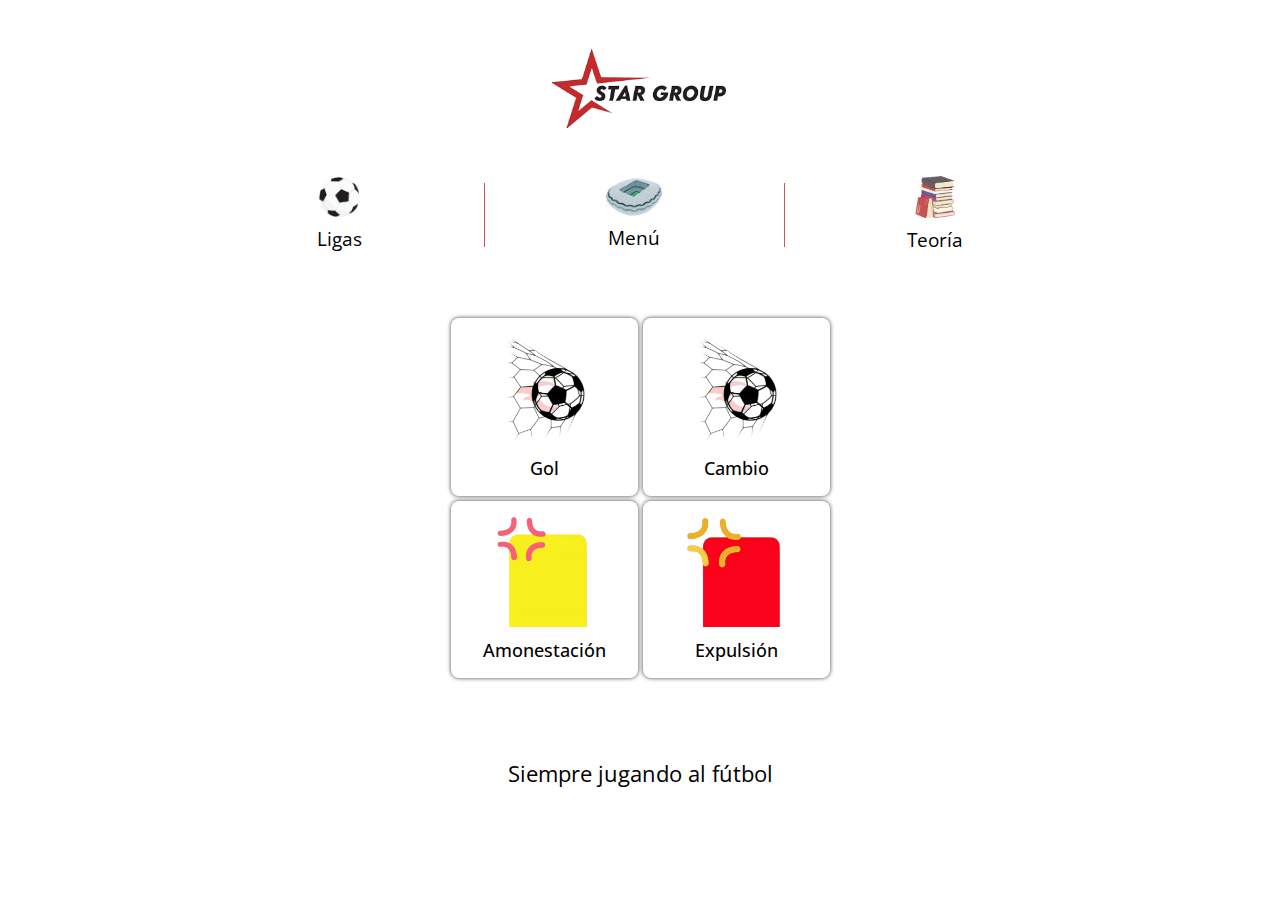
<file: anotaciones.html>
<!DOCTYPE html>
<html lang="en">

<head>
    <meta charset="UTF-8">
    <meta http-equiv="X-UA-Compatible" content="IE=edge">
    <meta name="viewport" content="width=device-width, initial-scale=1.0">
    <link rel="shortcut icon" href="http://torneosstarsgroup.com/favicon.ico">

    <!-- FONT AWESOME -->
    <link rel="stylesheet" href="https://cdnjs.cloudflare.com/ajax/libs/font-awesome/6.3.0/css/all.min.css"
        integrity="sha512-SzlrxWUlpfuzQ+pcUCosxcglQRNAq/DZjVsC0lE40xsADsfeQoEypE+enwcOiGjk/bSuGGKHEyjSoQ1zVisanQ=="
        crossorigin="anonymous" referrerpolicy="no-referrer" />

    <!-- ESTILOS CSS -->
    <link rel="stylesheet" href="assets/css/style.css">
    <title>Fútbol</title>
</head>

<body>

    <div class="container">
        <div class="subContainer">
            <img src="assets/img/logo.png" alt="" class="logo">

            <div class="lista">
                <a href="index.html" class="item">
                    <div class="cont_img">
                        <img src="assets/img/balon.ico" alt="" class="img_item">
                    </div>

                    <h5 class="tit">Ligas</h5>
                </a>
                <div class="linea"></div>
                <a href="torneos.html" class="item">
                    <div class="cont_img">
                        <img src="assets/img/estadio.ico" alt="" class="img_item ac">
                    </div>

                    <h5 class="tit">Menú</h5>
                </a>
                <div class="linea"></div>
                <a href="teoria.html" class="item">
                    <div class="cont_img">
                        <img src="assets/img/libros.ico" alt="" class="img_item">
                    </div>

                    <h5 class="tit">Teoría</h5>
                </a>
            </div>

            <div class="opcionesAnotacionesTablero">
                <a href="seleccionar.html" class="opcionTablero">
                    <div class="conImgOpcion">
                        <img src="assets/img/Iconos/gol.png" alt="Gol - Fútbol" class="imgOpcion">
                    </div>
                    <div class="contTituloOpcion">
                        <p class="tituloOpcion">Gol</p>
                    </div>
                </a>
                <a href="seleccionar.html" class="opcionTablero">
                    <div class="conImgOpcion">
                        <img src="assets/img/Iconos/gol.png" alt="Cambio - Fútbol" class="imgOpcion">
                    </div>
                    <div class="contTituloOpcion">
                        <p class="tituloOpcion">Cambio</p>
                    </div>
                </a>
                <a href="seleccionar.html" class="opcionTablero">
                    <div class="conImgOpcion">
                        <img src="assets/img/Iconos/tarjetaAmarilla.png" alt="Amonestación - Tarjeta Amarilla - Fútbol" class="imgOpcion">
                    </div>
                    <div class="contTituloOpcion">
                        <p class="tituloOpcion">Amonestación</p>
                    </div>
                </a>
                <a href="seleccionar.html" class="opcionTablero">
                    <div class="conImgOpcion">
                        <img src="assets/img/Iconos/tarjetaRoja.png" alt="Expulsión - Tarjeta Roja - Fútbol" class="imgOpcion">
                    </div>
                    <div class="contTituloOpcion">
                        <p class="tituloOpcion">Expulsión</p>
                    </div>
                </a>
            </div>

        </div>

        <footer class="pie">
            <p class="texto_footer">Siempre jugando al fútbol</p>
            <div class="iconos">
                <a href="#" class="icono" style="color: #3b5998;">
                    <i class="fa-brands fa-facebook"></i>
                </a>
                <a href="#" class="icono" style="color: #24CC63;">
                    <i class="fa-brands fa-whatsapp"></i>
                </a>
                <a href="#" class="icono" style="background: radial-gradient(circle at 30% 107%, #fdf497 0%, #fdf497 5%, #fd5949 45%, #d6249f 60%, #285AEB 90%);
                -webkit-background-clip: text;
                        /* Also define standard property for compatibility */
                        background-clip: text;
                -webkit-text-fill-color: transparent;">
                    <i class="fa-brands fa-instagram"></i>
                </a>
                <a href="#" class="icono" style="color: #00acee ;">
                    <i class="fa-brands fa-twitter"></i>
                </a>
            </div>
        </footer>
    </div>
</file>
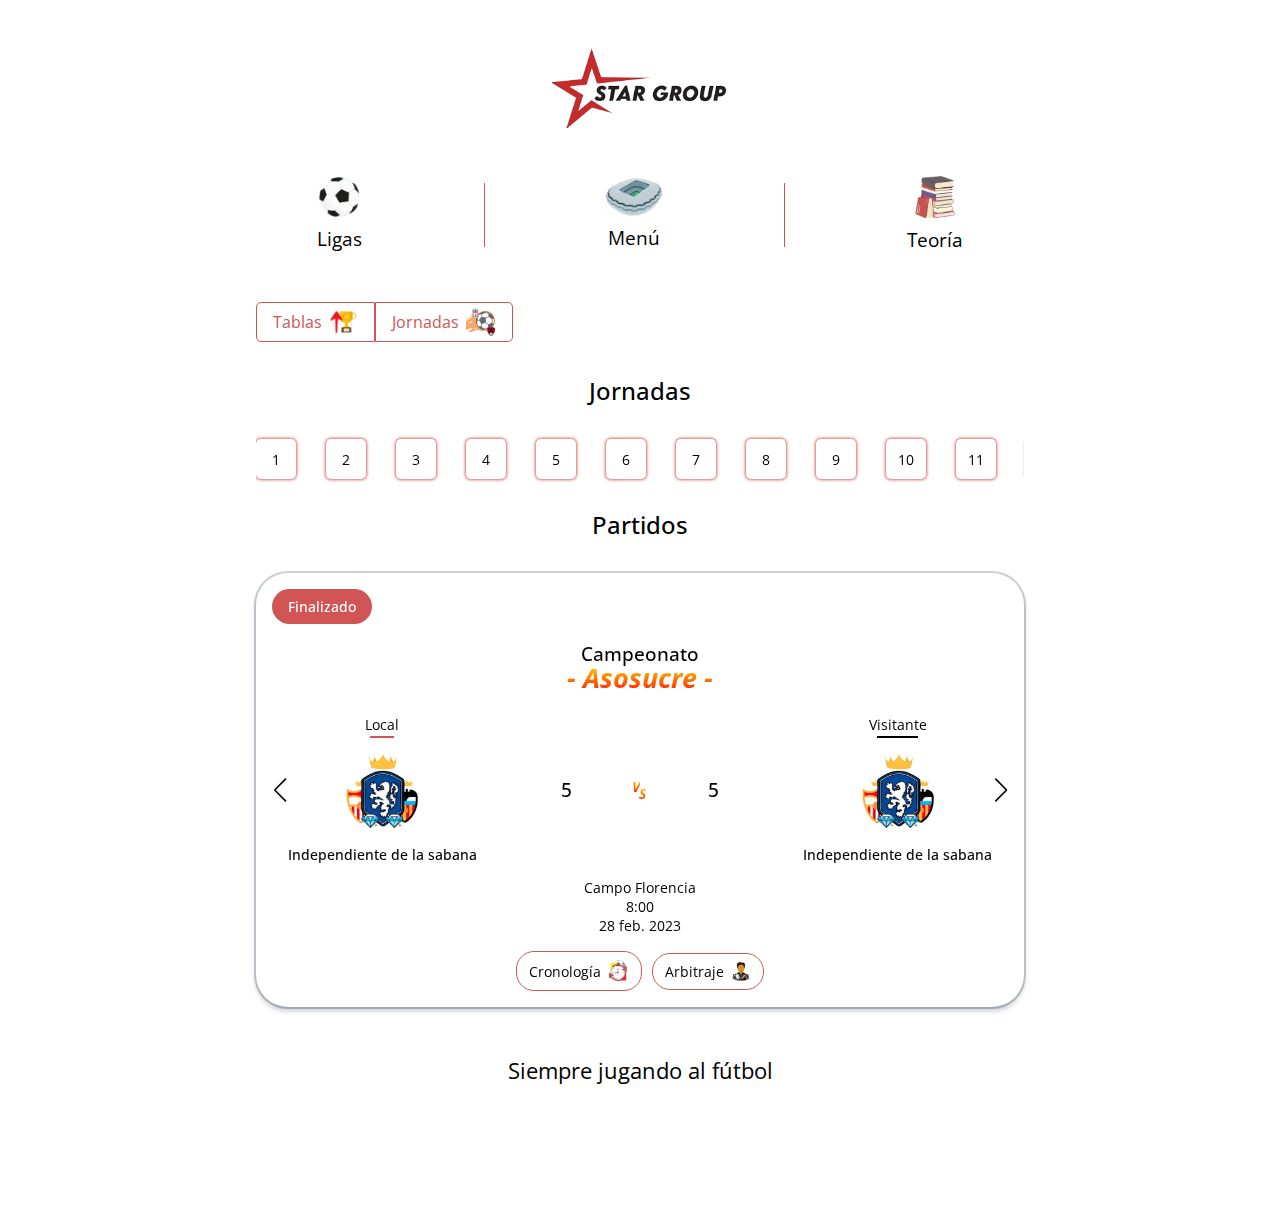
<file: jornadas.html>
<!DOCTYPE html>
<html lang="en">

<head>
    <meta charset="UTF-8">
    <meta http-equiv="X-UA-Compatible" content="IE=edge">
    <meta name="viewport" content="width=device-width, initial-scale=1.0">
    <link rel="shortcut icon" href="http://torneosstarsgroup.com/favicon.ico">

    <!-- FONT AWESOME -->
    <link rel="stylesheet" href="https://cdnjs.cloudflare.com/ajax/libs/font-awesome/6.3.0/css/all.min.css"
        integrity="sha512-SzlrxWUlpfuzQ+pcUCosxcglQRNAq/DZjVsC0lE40xsADsfeQoEypE+enwcOiGjk/bSuGGKHEyjSoQ1zVisanQ=="
        crossorigin="anonymous" referrerpolicy="no-referrer" />

    <!-- SWIPER JS -->
    <link rel="stylesheet" href="https://cdn.jsdelivr.net/npm/swiper@9/swiper-bundle.min.css" />

    <!-- ESTILOS CSS -->
    <link rel="stylesheet" href="assets/css/style.css">
    <title>Tabla de posiciones</title>
</head>

<body>

    <div class="container">
        <div class="subContainer">
            <img src="assets/img/logo.png" alt="" class="logo">

            <div class="lista">
                <a href="index.html" class="item">
                    <div class="cont_img">
                        <img src="assets/img/balon.ico" alt="" class="img_item">
                    </div>

                    <h5 class="tit">Ligas</h5>
                </a>
                <div class="linea"></div>
                <a href="torneos.html" class="item">
                    <div class="cont_img">
                        <img src="assets/img/estadio.ico" alt="" class="img_item ac">
                    </div>

                    <h5 class="tit">Menú</h5>
                </a>
                <div class="linea"></div>
                <a href="teoria.html" class="item">
                    <div class="cont_img">
                        <img src="assets/img/libros.ico" alt="" class="img_item">
                    </div>

                    <h5 class="tit">Teoría</h5>
                </a>
            </div>

            <div class="jornadas">

                <div class="tablas_jornadas">
                    <a href="tabla.html" class="tablaBoton">
                        Tablas <img src="assets/img/Iconos/top.png" alt="">
                    </a>
                    <a href="jornadas.html" class="tablaBoton">Jornadas 
                        <img src="assets/img/Iconos/jornadas.png" alt="">
                    </a>
                </div>

                <div class="numeroDeJornadas">
                    <h2 class="tituloJornadas">Jornadas</h2>
                    <div class="swiper mySwiper">
                        <ul class="swiper-wrapper">
                            <li class="swiper-slide">
                                <a href="#" class="jornadaNumero">1</a>
                            </li>
                            <li class="swiper-slide">
                                <a href="#" class="jornadaNumero">2</a>
                            </li>
                            <li class="swiper-slide">
                                <a href="#" class="jornadaNumero">3</a>
                            </li>
                            <li class="swiper-slide">
                                <a href="#" class="jornadaNumero">4</a>
                            </li>
                            <li class="swiper-slide">
                                <a href="#" class="jornadaNumero">5</a>
                            </li>
                            <li class="swiper-slide">
                                <a href="#" class="jornadaNumero">6</a>
                            </li>
                            <li class="swiper-slide">
                                <a href="#" class="jornadaNumero">7</a>
                            </li>
                            <li class="swiper-slide">
                                <a href="#" class="jornadaNumero">8</a>
                            </li>
                            <li class="swiper-slide">
                                <a href="#" class="jornadaNumero">9</a>
                            </li>
                            <li class="swiper-slide">
                                <a href="#" class="jornadaNumero">10</a>
                            </li>
                            <li class="swiper-slide">
                                <a href="#" class="jornadaNumero">11</a>
                            </li>
                            <li class="swiper-slide">
                                <a href="#" class="jornadaNumero">12</a>
                            </li>
                            <li class="swiper-slide">
                                <a href="#" class="jornadaNumero">13</a>
                            </li>
                            <li class="swiper-slide">
                                <a href="#" class="jornadaNumero">14</a>
                            </li>
                            <li class="swiper-slide">
                                <a href="#" class="jornadaNumero">15</a>
                            </li>
                            <li class="swiper-slide">
                                <a href="#" class="jornadaNumero">16</a>
                            </li>
                            <li class="swiper-slide">
                                <a href="#" class="jornadaNumero">17</a>
                            </li>
                            <li class="swiper-slide">
                                <a href="#" class="jornadaNumero">18</a>
                            </li>
                            <li class="swiper-slide">
                                <a href="#" class="jornadaNumero">19</a>
                            </li>
                            <li class="swiper-slide">
                                <a href="#" class="jornadaNumero">20</a>
                            </li>
                            <li class="swiper-slide">
                                <a href="#" class="jornadaNumero">21</a>
                            </li>
                            <li class="swiper-slide">
                                <a href="#" class="jornadaNumero">22</a>
                            </li>
                            <li class="swiper-slide">
                                <a href="#" class="jornadaNumero">23</a>
                            </li>
                            <li class="swiper-slide">
                                <a href="#" class="jornadaNumero">24</a>
                            </li>
                            <li class="swiper-slide">
                                <a href="#" class="jornadaNumero">25</a>
                            </li>
                            <li class="swiper-slide">
                                <a href="#" class="jornadaNumero">26</a>
                            </li>
                            <li class="swiper-slide">
                                <a href="#" class="jornadaNumero">27</a>
                            </li>
                            <li class="swiper-slide">
                                <a href="#" class="jornadaNumero">28</a>
                            </li>
                            <li class="swiper-slide">
                                <a href="#" class="jornadaNumero">29</a>
                            </li>
                            <li class="swiper-slide">
                                <a href="#" class="jornadaNumero">30</a>
                            </li>
                        </ul>
                    </div>
                    <h2 class="tituloPartidos">Partidos</h2>
                        
                    <div class="contenedorPrincipalPartidos mySwiperSegundo">
                        <div class="contenedorBotonPagi">
                            <div class="swiper-pagination" id="botonesArriba"></div>
                        </div>
                        <div class="partidos swiper-wrapper">
                            <div class="contenedorPartidos swiper-slide">
                                <p class="indicacionPartido">Finalizado</p>
    
                                <h3 class="tituloCampeonatoContenedor">Campeonato <span class="nombreCampeonato">- Asosucre -</span></h3>
    
                                <div class="infoPartido">
                                    <a href="#" class="equipo">
                                        <h4 class="local">Local</h4>
                                        <img src="assets/img/Iconos/elite.png" alt="equipo - Futbol - Sincelejo - Asosucre" class="logoEquipo">
                                        <h4 class="nombreEquipo">Independiente de la sabana</h4>
                                    </a>
    
                                    <p class="resultado">5</p>
    
                                    <p class="vs"><span class="vsLetra1">V</span><span class="vsLetra2">S</span></p>
    
                                    <p class="resultado">5</p>
    
                                    <a href="#" class="equipo">
                                        <h4 class="visitante">Visitante</h4>
                                        <img src="assets/img/Iconos/elite.png" alt="equipo - Futbol - Sincelejo - Asosucre" class="logoEquipo">
                                        <h4 class="nombreEquipo">Independiente de la sabana</h4>
                                    </a>
                                </div>
    
                                <p class="cancha">Campo <span class="nombreCancha">Florencia</span></p>
                                <p class="horaPartido">8:00</p>
                                <p class="fecha">
                                    28 feb. 2023
                                </p>
    
                                <div class="botonesPartidos">
                                    <a href="#" class="botonPartido">Cronología <img src="assets/img/Iconos/cronologia.png" alt=""></a>
                                    <a href="marcador.html" class="botonPartido">Arbitraje <img src="assets/img/Iconos/delegado.png" alt=""></a>
                                </div>
                            </div>
                            <div class="contenedorPartidos swiper-slide">
                                <p class="indicacionPartido">Finalizado</p>
    
                                <h3 class="tituloCampeonatoContenedor">Campeonato <span class="nombreCampeonato">- Asosucre -</span></h3>
    
                                <div class="infoPartido">
                                    <a href="#" class="equipo">
                                        <h4 class="local">Local</h4>
                                        <img src="assets/img/Iconos/elite.png" alt="equipo - Futbol - Sincelejo - Asosucre" class="logoEquipo">
                                        <h4 class="nombreEquipo">Independiente de la sabana</h4>
                                    </a>
    
                                    <p class="resultado">5</p>
    
                                    <p class="vs"><span class="vsLetra1">V</span><span class="vsLetra2">S</span></p>
    
                                    <p class="resultado">5</p>
    
                                    <a href="#" class="equipo">
                                        <h4 class="visitante">Visitante</h4>
                                        <img src="assets/img/Iconos/elite.png" alt="equipo - Futbol - Sincelejo - Asosucre" class="logoEquipo">
                                        <h4 class="nombreEquipo">Independiente de la sabana</h4>
                                    </a>
                                </div>
    
                                <p class="cancha">Campo <span class="nombreCancha">Florencia</span></p>
                                <p class="horaPartido">8:00</p>
                                <p class="fecha">
                                    28 feb. 2023
                                </p>
    
                                <div class="botonesPartidos">
                                    <a href="#" class="botonPartido">Cronología <img src="assets/img/Iconos/cronologia.png" alt=""></a>
                                    <a href="marcador.html" class="botonPartido">Arbitraje <img src="assets/img/Iconos/delegado.png" alt=""></a>
                                </div>
                            </div>

                        </div>
                        <div class="swiper-button-next"></div>
                        <div class="swiper-button-prev"></div>
                        
                        
                    </div>
                    
                    
                </div>

            </div>

        </div>

        <footer class="pie">
            <p class="texto_footer">Siempre jugando al fútbol</p>
            <div class="iconos">
                <a href="#" class="icono" style="color: #3b5998;">
                    <i class="fa-brands fa-facebook"></i>
                </a>
                <a href="#" class="icono" style="color: #24CC63;">
                    <i class="fa-brands fa-whatsapp"></i>
                </a>
                <a href="#" class="icono" style="background: radial-gradient(circle at 30% 107%, #fdf497 0%, #fdf497 5%, #fd5949 45%, #d6249f 60%, #285AEB 90%);
                -webkit-background-clip: text;
                        /* Also define standard property for compatibility */
                        background-clip: text;
                -webkit-text-fill-color: transparent;">
                    <i class="fa-brands fa-instagram"></i>
                </a>
                <a href="#" class="icono" style="color: #00acee ;">
                    <i class="fa-brands fa-twitter"></i>
                </a>
            </div>
        </footer>
    </div>


    <!-- SWIPER JS -->
    <script src="https://cdn.jsdelivr.net/npm/swiper@9/swiper-bundle.min.js"></script>

    <script src="assets/js/index.js"></script>
</body>

</html>
</file>
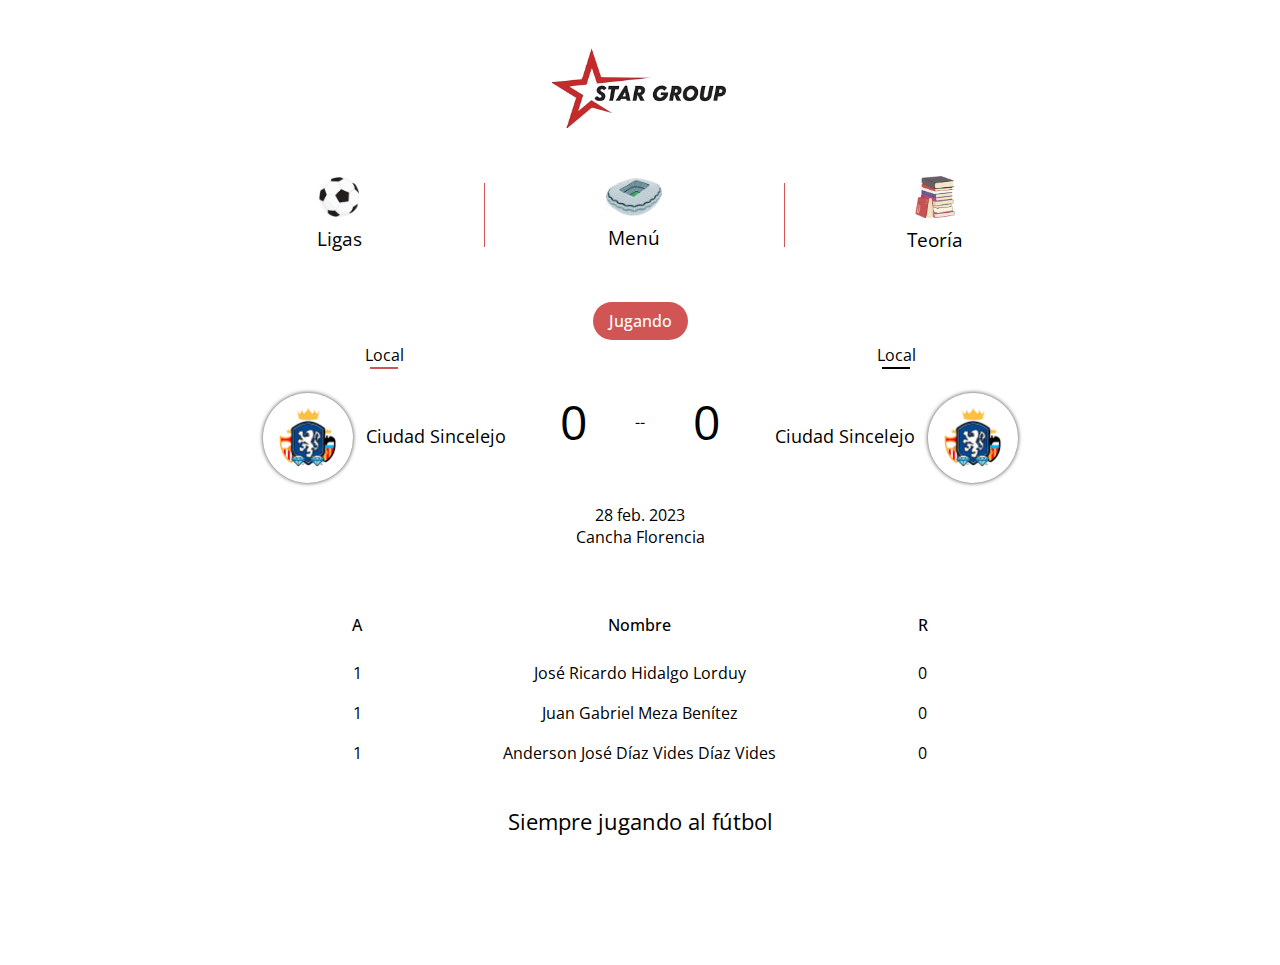
<file: marcador.html>
<!DOCTYPE html>
<html lang="en">

<head>
    <meta charset="UTF-8">
    <meta http-equiv="X-UA-Compatible" content="IE=edge">
    <meta name="viewport" content="width=device-width, initial-scale=1.0">
    <link rel="shortcut icon" href="http://torneosstarsgroup.com/favicon.ico">

    <!-- FONT AWESOME -->
    <link rel="stylesheet" href="https://cdnjs.cloudflare.com/ajax/libs/font-awesome/6.3.0/css/all.min.css"
        integrity="sha512-SzlrxWUlpfuzQ+pcUCosxcglQRNAq/DZjVsC0lE40xsADsfeQoEypE+enwcOiGjk/bSuGGKHEyjSoQ1zVisanQ=="
        crossorigin="anonymous" referrerpolicy="no-referrer" />

    <!-- ESTILOS CSS -->
    <link rel="stylesheet" href="assets/css/style.css">
    <title>Fútbol</title>
</head>

<body>

    <div class="container">
        <div class="subContainer">
            <img src="assets/img/logo.png" alt="" class="logo">

            <div class="lista">
                <a href="index.html" class="item">
                    <div class="cont_img">
                        <img src="assets/img/balon.ico" alt="" class="img_item">
                    </div>

                    <h5 class="tit">Ligas</h5>
                </a>
                <div class="linea"></div>
                <a href="torneos.html" class="item">
                    <div class="cont_img">
                        <img src="assets/img/estadio.ico" alt="" class="img_item ac">
                    </div>

                    <h5 class="tit">Menú</h5>
                </a>
                <div class="linea"></div>
                <a href="teoria.html" class="item">
                    <div class="cont_img">
                        <img src="assets/img/libros.ico" alt="" class="img_item">
                    </div>

                    <h5 class="tit">Teoría</h5>
                </a>
            </div>

            <div class="jornadas">
                <div class="contenedorTablero">
                    <div class="estadoTablero">
                        <button class="estadoPartidoTablero">Jugando</button>
                    </div>
                    <div class="tableroInfo">
                        <a href="anotaciones.html" class="equipoTablero">
                            <p class="local">Local</p>
                            <div class="escudoNombre">
                                <div class="contenedorEscudoTablero">
                                    <img src="assets/img/Iconos/elite.png" alt="" class="escudoTablero">
                                </div>
                                <p class="nombreEquipoTablero">Ciudad Sincelejo</p>
                            </div>
                        </a>
                        <div class="marcadorTablero">
                            <p class="numeroMarcador">0</p>
                            <p class="lineaTablero">--</p>
                            <p class="numeroMarcador">0</p>
                        </div>
                        <a href="anotaciones.html" class="equipoTablero">
                            <p class="visitante">Local</p>
                            <div class="escudoNombre">
                                <p class="nombreEquipoTablero">Ciudad Sincelejo</p>
                                <div class="contenedorEscudoTablero">
                                    <img src="assets/img/Iconos/elite.png" alt="" class="escudoTablero">
                                </div>
                            </div>
                        </a>
                    </div>
                    <p class="fechaTablero">
                        28 feb. 2023
                    </p>
                    <p class="canchaTablero">
                        Cancha Florencia
                    </p>                    
                </div>
                <div class="contenedorRegistros">
                    <table class="tablaRegistro">
                        <tr>
                            <td>A</td>
                            <td>Nombre</td>
                            <td>R</td>
                        </tr>
                        <tr>
                            <td>1</td>
                            <td>José Ricardo Hidalgo Lorduy</td>
                            <td>0</td>
                        </tr>
                        <tr>
                            <td>1</td>
                            <td>Juan Gabriel Meza Benítez</td>
                            <td>0</td>
                        </tr>
                        <tr>
                            <td>1</td>
                            <td>Anderson José Díaz Vides Díaz Vides</td>
                            <td>0</td>
                        </tr>
                    </table>
                </div>
            </div>

        </div>

        <footer class="pie">
            <p class="texto_footer">Siempre jugando al fútbol</p>
            <div class="iconos">
                <a href="#" class="icono" style="color: #3b5998;">
                    <i class="fa-brands fa-facebook"></i>
                </a>
                <a href="#" class="icono" style="color: #24CC63;">
                    <i class="fa-brands fa-whatsapp"></i>
                </a>
                <a href="#" class="icono" style="background: radial-gradient(circle at 30% 107%, #fdf497 0%, #fdf497 5%, #fd5949 45%, #d6249f 60%, #285AEB 90%);
                -webkit-background-clip: text;
                        /* Also define standard property for compatibility */
                        background-clip: text;
                -webkit-text-fill-color: transparent;">
                    <i class="fa-brands fa-instagram"></i>
                </a>
                <a href="#" class="icono" style="color: #00acee ;">
                    <i class="fa-brands fa-twitter"></i>
                </a>
            </div>
        </footer>
    </div>

</body>

</html>
</file>
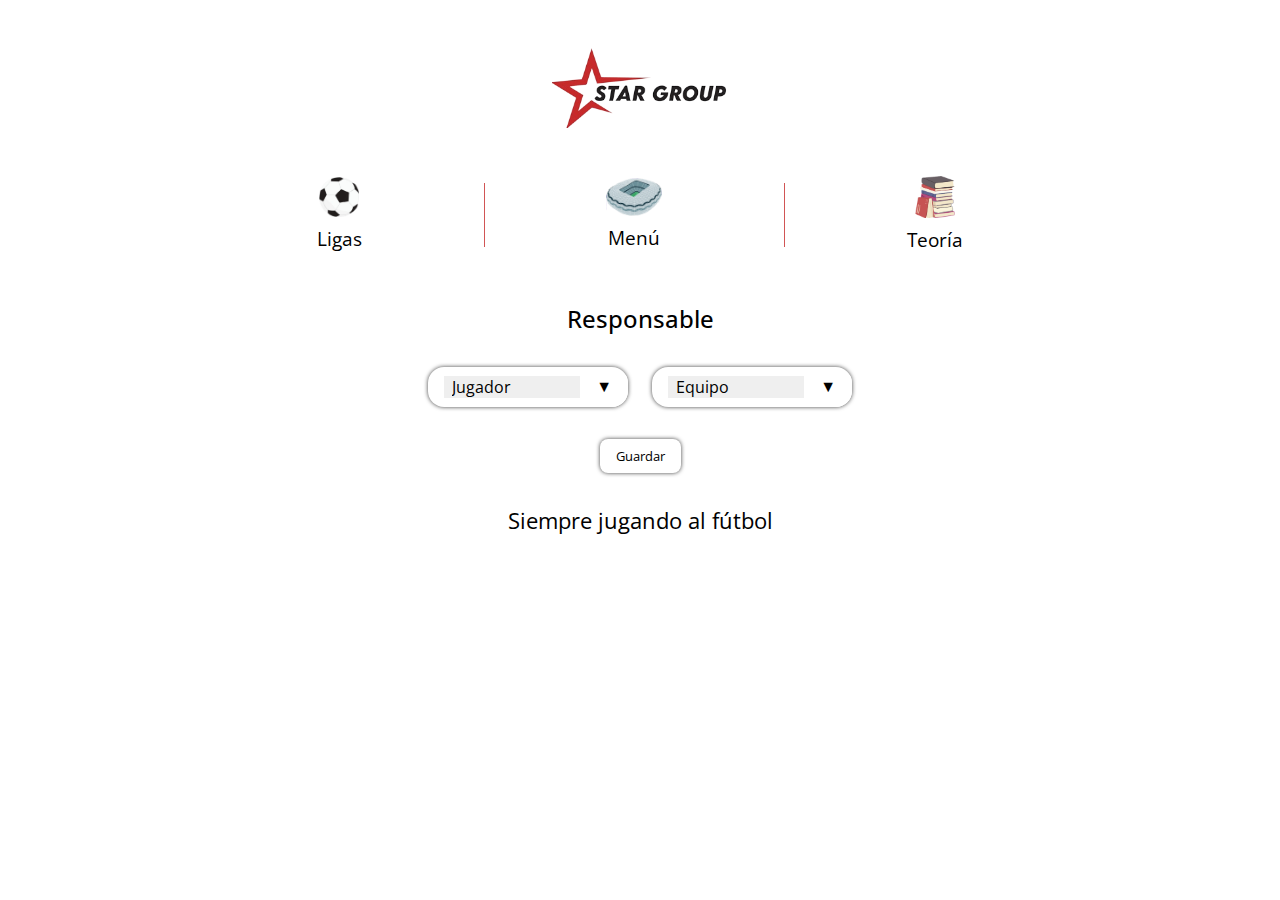
<file: seleccionar.html>
<!DOCTYPE html>
<html lang="en">

<head>
    <meta charset="UTF-8">
    <meta http-equiv="X-UA-Compatible" content="IE=edge">
    <meta name="viewport" content="width=device-width, initial-scale=1.0">
    <link rel="shortcut icon" href="http://torneosstarsgroup.com/favicon.ico">

    <!-- FONT AWESOME -->
    <link rel="stylesheet" href="https://cdnjs.cloudflare.com/ajax/libs/font-awesome/6.3.0/css/all.min.css"
        integrity="sha512-SzlrxWUlpfuzQ+pcUCosxcglQRNAq/DZjVsC0lE40xsADsfeQoEypE+enwcOiGjk/bSuGGKHEyjSoQ1zVisanQ=="
        crossorigin="anonymous" referrerpolicy="no-referrer" />

    <!-- ESTILOS CSS -->
    <link rel="stylesheet" href="assets/css/style.css">
    <title>Fútbol</title>
</head>

<body>

    <div class="container">
        <div class="subContainer">
            <img src="assets/img/logo.png" alt="" class="logo">

            <div class="lista">
                <a href="index.html" class="item">
                    <div class="cont_img">
                        <img src="assets/img/balon.ico" alt="" class="img_item">
                    </div>

                    <h5 class="tit">Ligas</h5>
                </a>
                <div class="linea"></div>
                <a href="torneos.html" class="item">
                    <div class="cont_img">
                        <img src="assets/img/estadio.ico" alt="" class="img_item ac">
                    </div>

                    <h5 class="tit">Menú</h5>
                </a>
                <div class="linea"></div>
                <a href="teoria.html" class="item">
                    <div class="cont_img">
                        <img src="assets/img/libros.ico" alt="" class="img_item">
                    </div>

                    <h5 class="tit">Teoría</h5>
                </a>
            </div>

            <div class="jornadas">
                    <h1 class="tituloResponsable">
                        Responsable
                    </h1>
                    <div class="contenedorSeleccionar">
                        <div class="Seleccionar">
                            <select name="" id="">
                                <option selected disabled>
                                    Jugador
                                </option>
                                <option value="jugador">
                                    Juan Gabriel Meza Benítez
                                </option>
                                <option value="jugador">
                                    Juan Gabriel Meza Benítez
                                </option>
                                <option value="jugador">
                                    Juan Gabriel Meza Benítez
                                </option>
                            </select>
                        </div>
                        <div class="Seleccionar">
                            <select name="" id="">
                                <option selected disabled>
                                    Equipo
                                </option>
                                <option value="jugador">
                                    Caribe Soccer
                                </option>
                                <option value="jugador">
                                    Caribe Soccer
                                </option>
                                <option value="jugador">
                                    Caribe Soccer
                                </option>
                            </select>
                        </div>
                    </div>
                    <button class="guardar">
                        Guardar
                    </button>
            </div>

        </div>

        <footer class="pie">
            <p class="texto_footer">Siempre jugando al fútbol</p>
            <div class="iconos">
                <a href="#" class="icono" style="color: #3b5998;">
                    <i class="fa-brands fa-facebook"></i>
                </a>
                <a href="#" class="icono" style="color: #24CC63;">
                    <i class="fa-brands fa-whatsapp"></i>
                </a>
                <a href="#" class="icono" style="background: radial-gradient(circle at 30% 107%, #fdf497 0%, #fdf497 5%, #fd5949 45%, #d6249f 60%, #285AEB 90%);
                -webkit-background-clip: text;
                        /* Also define standard property for compatibility */
                        background-clip: text;
                -webkit-text-fill-color: transparent;">
                    <i class="fa-brands fa-instagram"></i>
                </a>
                <a href="#" class="icono" style="color: #00acee ;">
                    <i class="fa-brands fa-twitter"></i>
                </a>
            </div>
        </footer>
    </div>

</body>

</html>
</file>
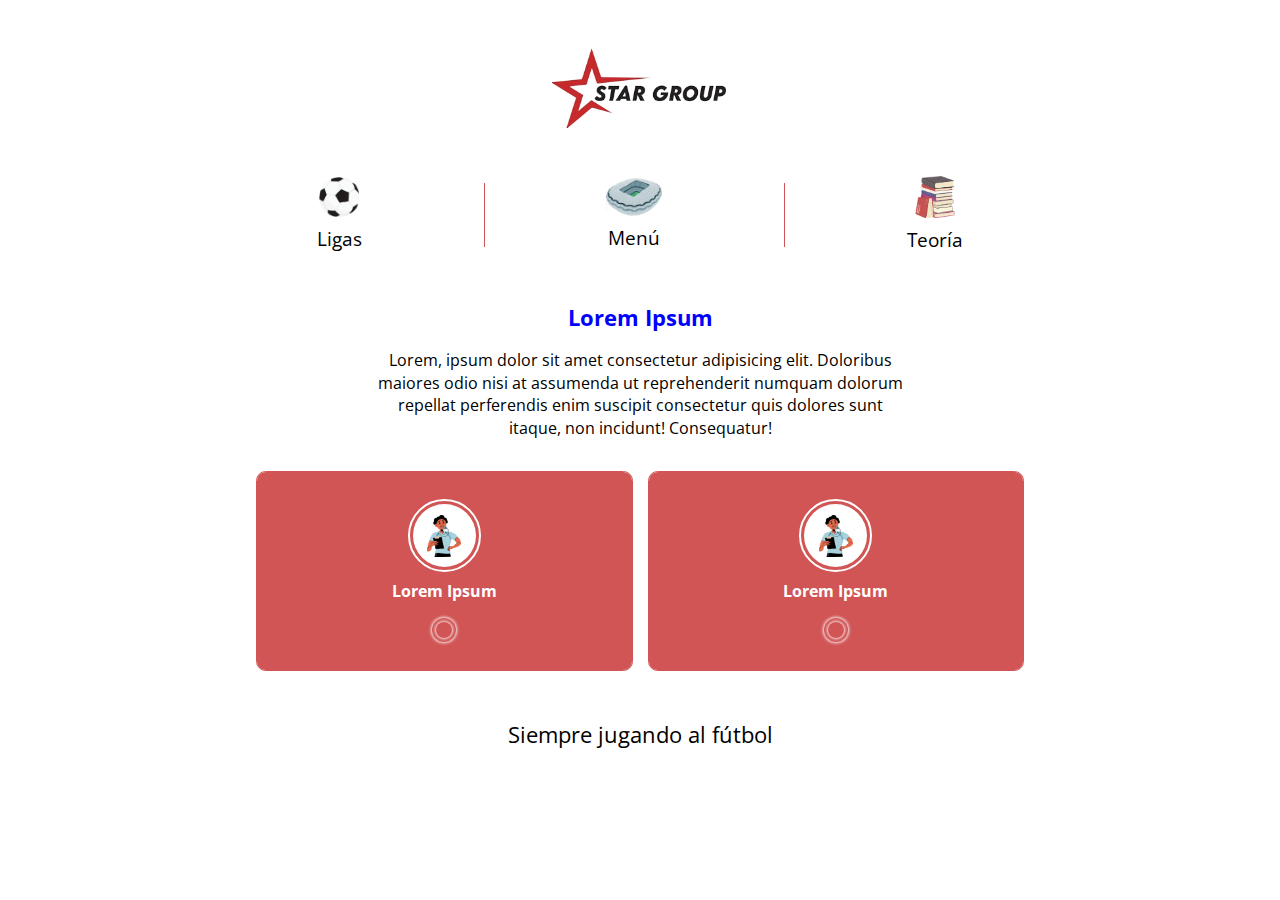
<file: teoria.html>
<!DOCTYPE html>
<html lang="en">
<head>
    <meta charset="UTF-8">
    <meta http-equiv="X-UA-Compatible" content="IE=edge">
    <meta name="viewport" content="width=device-width, initial-scale=1.0">
    <link rel="shortcut icon" href="http://torneosstarsgroup.com/favicon.ico">

    <!-- FONT AWESOME -->
    <link rel="stylesheet" href="https://cdnjs.cloudflare.com/ajax/libs/font-awesome/6.3.0/css/all.min.css" integrity="sha512-SzlrxWUlpfuzQ+pcUCosxcglQRNAq/DZjVsC0lE40xsADsfeQoEypE+enwcOiGjk/bSuGGKHEyjSoQ1zVisanQ==" crossorigin="anonymous" referrerpolicy="no-referrer" />

    <!-- ESTILOS CSS -->
    <link rel="stylesheet" href="assets/css/style.css">
    <title>Fútbol</title>
</head>
<body>

    <div class="container">
        <div class="subContainer">
            <img src="assets/img/logo.png" alt="" class="logo">

            <div class="lista">
                <a href="index.html" class="item">
                    <div class="cont_img">
                        <img src="assets/img/balon.ico" alt="" class="img_item">
                    </div>

                    <h5 class="tit">Ligas</h5>
                </a>
                <div class="linea"></div>
                <a href="torneos.html" class="item">
                    <div class="cont_img">
                        <img src="assets/img/estadio.ico" alt="" class="img_item ac">
                    </div>

                    <h5 class="tit">Menú</h5>
                </a>
                <div class="linea"></div>
                <a href="teoria.html" class="item">
                    <div class="cont_img">
                        <img src="assets/img/libros.ico" alt="" class="img_item">
                    </div>

                    <h5 class="tit">Teoría</h5>
                </a>
            </div>

            <div class="contenedorTeoria">
                <div class="arribaTeoria">
                    <a href="#" class="tituloTeoria">Lorem Ipsum</a>
                    <p class="textoTeoria">
                        Lorem, ipsum dolor sit amet consectetur adipisicing elit. Doloribus maiores odio nisi at assumenda ut reprehenderit numquam dolorum repellat perferendis enim suscipit consectetur quis dolores sunt itaque, non incidunt! Consequatur!
                    </p>
                </div>

                <div class="cajasTeoria">
                    <div class="targetaTeoria">
                        <div class="superiorTeoria">
                            <div class="lineaIconoTeoria">
                                <div class="contenedorIconoTeoria">
                                    <img src="assets/img/tecnico.ico" alt="" class="iconoTeoria">
                                </div>
                            </div>
                            
                            <h2 class="tituloTarjetaTeoria">Lorem Ipsum</h2>
                            <button class="masTeoria"><span></span></button>
                        </div>
                        <div class="inferiorTeoria">
                            <p class="textodescripcionTeoria">
                                Lorem ipsum dolor sit, amet consectetur adipisicing elit.
                                Lorem ipsum dolor sit amet consectetur adipisicing elit. Id soluta sed ipsa hic a beatae excepturi tempora harum, voluptas alias velit fugiat impedit cumque cum aspernatur. Repellat cumque odit voluptatem.
                            </p>
                        </div>
                        
                    </div>
                    <div class="targetaTeoria">
                        <div class="superiorTeoria">
                            <div class="lineaIconoTeoria">
                                <div class="contenedorIconoTeoria">
                                    <img src="assets/img/tecnico.ico" alt="" class="iconoTeoria">
                                </div>
                            </div>
                            
                            <h2 class="tituloTarjetaTeoria">Lorem Ipsum</h2>
                        <button class="masTeoria"><span></span></button>
                        </div>
                        <div class="inferiorTeoria">
                            <p class="textodescripcionTeoria">
                                Lorem ipsum dolor sit, amet consectetur adipisicing elit.
                                Lorem ipsum dolor sit amet consectetur adipisicing elit. Id soluta sed ipsa hic a beatae excepturi tempora harum, voluptas alias velit fugiat impedit cumque cum aspernatur. Repellat cumque odit voluptatem.
                            </p>
                        </div>
                        
                    </div>
                </div>
            </div>
        </div>

        <footer class="pie">
            <p class="texto_footer">Siempre jugando al fútbol</p>
            <div class="iconos">
                <a href="#" class="icono" style="color: #3b5998;">
                    <i class="fa-brands fa-facebook"></i>
                </a>
                <a href="#" class="icono" style="color: #24CC63;">
                    <i class="fa-brands fa-whatsapp"></i>
                </a>
                <a href="#" class="icono" style="background: radial-gradient(circle at 30% 107%, #fdf497 0%, #fdf497 5%, #fd5949 45%, #d6249f 60%, #285AEB 90%);
                -webkit-background-clip: text;
                        /* Also define standard property for compatibility */
                        background-clip: text;
                -webkit-text-fill-color: transparent;">
                    <i class="fa-brands fa-instagram"></i>
                </a>
                <a href="#" class="icono" style="color: #00acee ;">
                    <i class="fa-brands fa-twitter"></i>
                </a>
            </div>
        </footer>
    </div>

</body>
</html>
</file>
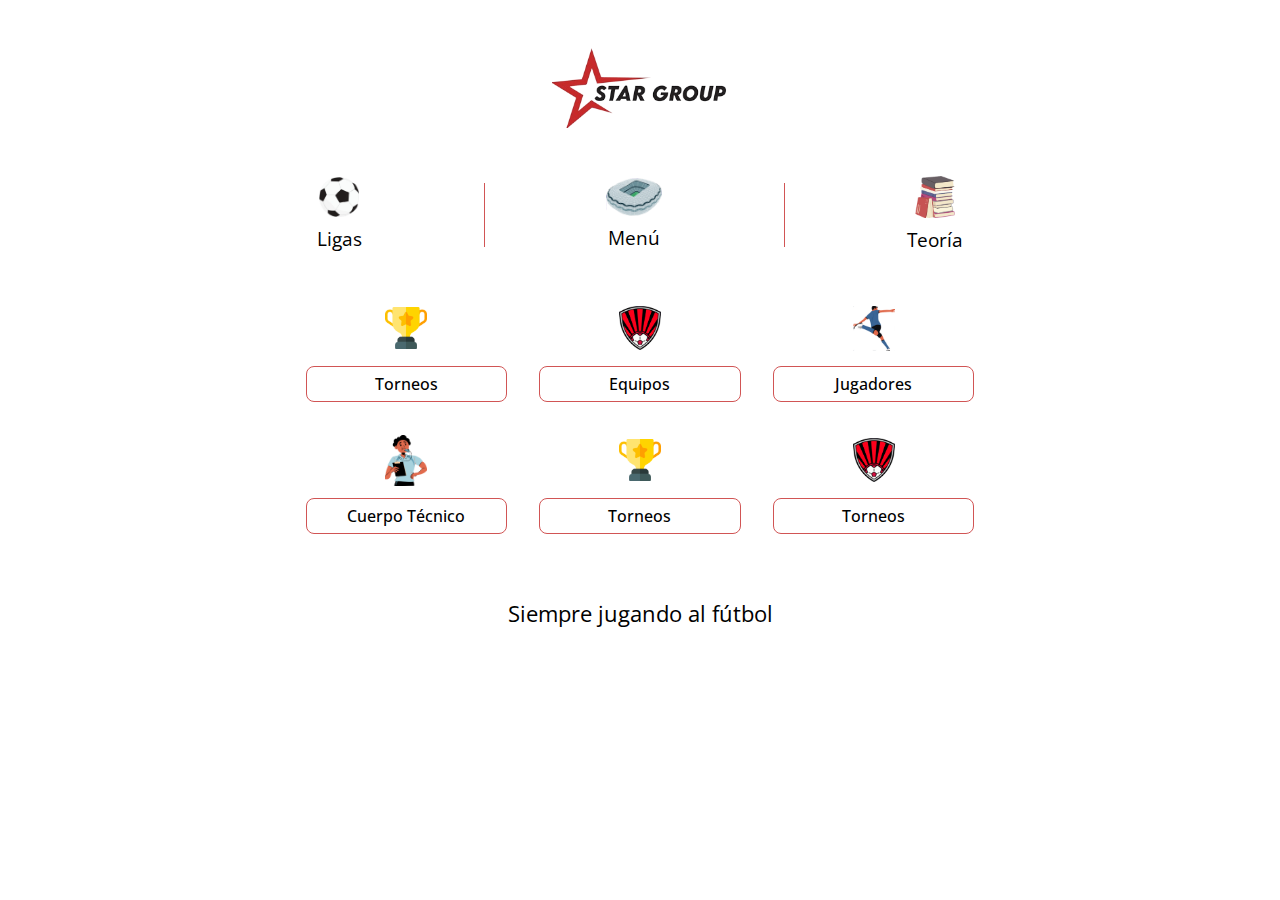
<file: torneos.html>
<!DOCTYPE html>
<html lang="en">
<head>
    <meta charset="UTF-8">
    <meta http-equiv="X-UA-Compatible" content="IE=edge">
    <meta name="viewport" content="width=device-width, initial-scale=1.0">
    <link rel="shortcut icon" href="http://torneosstarsgroup.com/favicon.ico">

    <!-- FONT AWESOME -->
    <link rel="stylesheet" href="https://cdnjs.cloudflare.com/ajax/libs/font-awesome/6.3.0/css/all.min.css" integrity="sha512-SzlrxWUlpfuzQ+pcUCosxcglQRNAq/DZjVsC0lE40xsADsfeQoEypE+enwcOiGjk/bSuGGKHEyjSoQ1zVisanQ==" crossorigin="anonymous" referrerpolicy="no-referrer" />

    <!-- ESTILOS CSS -->
    <link rel="stylesheet" href="assets/css/style.css">
    <title>Torneos - Equipos - Jugadores</title>
</head>
<body>

    <div class="container">
        <div class="subContainer">
            <img src="assets/img/logo.png" alt="" class="logo">

            <div class="lista">
                <a href="index.html" class="item">
                    <div class="cont_img">
                        <img src="assets/img/balon.ico" alt="" class="img_item">
                    </div>

                    <h5 class="tit">Ligas</h5>
                </a>
                <div class="linea"></div>
                <a href="torneos.html" class="item">
                    <div class="cont_img">
                        <img src="assets/img/estadio.ico" alt="" class="img_item ac">
                    </div>

                    <h5 class="tit">Menú</h5>
                </a>
                <div class="linea"></div>
                <a href="teoria.html" class="item">
                    <div class="cont_img">
                        <img src="assets/img/libros.ico" alt="" class="img_item">
                    </div>

                    <h5 class="tit">Teoría</h5>
                </a>
            </div>

            <div class="modos">
                <a href="tabla.html" class="modo">
                    <div class="conImgModo">
                        <img src="assets/img/trofeo.ico" alt="Trofeo - Fútbol" class="imgModo">
                    </div>
                    <div class="contTituloModo">
                        <p class="tituloModo">Torneos</p>
                    </div>
                </a>
                <a href="#" class="modo">
                    <div class="conImgModo">
                        <img src="assets/img/equipo.ico" alt="Trofeo - Fútbol" class="imgModo">
                    </div>
                    <div class="contTituloModo">
                        <p class="tituloModo">Equipos</p>
                    </div>
                </a>
                <a href="#" class="modo">
                    <div class="conImgModo">
                        <img src="assets/img/jugador.ico" alt="Trofeo - Fútbol" class="imgModo">
                    </div>
                    <div class="contTituloModo">
                        <p class="tituloModo">Jugadores</p>
                    </div>
                </a>
                <a href="#" class="modo">
                    <div class="conImgModo">
                        <img src="assets/img/tecnico.ico" alt="Trofeo - Fútbol" class="imgModo">
                    </div>
                    <div class="contTituloModo">
                        <p class="tituloModo">Cuerpo Técnico</p>
                    </div>
                    
                </a>
                <a href="#" class="modo">
                    <div class="conImgModo">
                        <img src="assets/img/trofeo.ico" alt="Trofeo - Fútbol" class="imgModo">
                    </div>
                    <div class="contTituloModo">
                        <p class="tituloModo">Torneos</p>
                    </div>
                </a>
                <a href="#" class="modo">
                    <div class="conImgModo">
                        <img src="assets/img/equipo.ico" alt="Trofeo - Fútbol" class="imgModo">
                    </div>
                    <div class="contTituloModo">
                        <p class="tituloModo">Torneos</p>
                    </div>
                </a>
            </div>
        </div>

        <footer class="pie">
            <p class="texto_footer">Siempre jugando al fútbol</p>
            <div class="iconos">
                <a href="#" class="icono" style="color: #3b5998;">
                    <i class="fa-brands fa-facebook"></i>
                </a>
                <a href="#" class="icono" style="color: #24CC63;">
                    <i class="fa-brands fa-whatsapp"></i>
                </a>
                <a href="#" class="icono" style="background: radial-gradient(circle at 30% 107%, #fdf497 0%, #fdf497 5%, #fd5949 45%, #d6249f 60%, #285AEB 90%);
                -webkit-background-clip: text;
                        /* Also define standard property for compatibility */
                        background-clip: text;
                -webkit-text-fill-color: transparent;">
                    <i class="fa-brands fa-instagram"></i>
                </a>
                <a href="#" class="icono" style="color: #00acee ;">
                    <i class="fa-brands fa-twitter"></i>
                </a>
            </div>
        </footer>
    </div>

</body>
</html>
</file>
<file: assets/css/style.css>
@import url('https://fonts.googleapis.com/css2?family=Open+Sans:wght@300;400;500;800&display=swap');

:root {
    --rojo: #D15555;
    --negro: #000;
    --blanco: #fff;
}

* {
    margin: 0;
    padding: 0;
    box-sizing: border-box;
    font-family: 'Open Sans', sans-serif;
}

.container {
    width: 100%;
    display: flex;
    justify-content: center;
    align-items: center;
    flex-direction: column;
    padding: 2rem 0;
}

/* Sub contenedor */
.subContainer {
    width: 60%;
    display: flex;
    justify-content: center;
    align-items: center;
    flex-direction: column;
    margin: 0 auto;
    padding-top: 1rem;
}

/* Imgágen de logo */
.logo {
    width: 11rem;
}

/* Ligas, menú, teoría */
.lista {
    margin-top: 3rem;
    display: flex;
    justify-content: space-around;
    align-items: center;
    width: 100%;
    text-align: center;
}

.linea {
    width: 1px;
    background: var(--rojo);
    height: 4rem;
}

.item {
    display: flex;
    flex-direction: column;
    align-items: center;
    justify-content: space-between;
    height: 100%;
    text-decoration: none;
    color: var(--negro);
}

.cont_img {
    display: flex;
    width: 100%;
    height: 60%;
    justify-content: center;
    align-items: center;
}

.img_item {
    width: 2.5rem;
    transition: all .5s ease;
}

.ac {
    width: 3.5rem;
}

.item:hover .img_item {
    transform: scale(1.15);
}

.tit {
    margin-top: .5rem;
    font-size: 1.2rem;
    height: 40%;
    font-weight: 400;
    position: relative;
    padding-bottom: .1rem;
    display: flex;
    align-items: flex-end;
}

/* Animación para borde debajo al hacer hover */
.tit::after {
    content: '';
    position: absolute;
    bottom: 0;
    left: 0;
    right: 0;
    margin: auto;
    background: var(--rojo);
    width: 0;
    height: 2px;
    transition: all .3s ease;
}

.item:hover .tit::after {
    width: 100%;
}


.formulario {
    width: 100%;
    max-width: 1000px;
    display: flex;
    align-items: center;
    justify-content: center;
    padding: 3rem 4rem;
    margin: 2rem 0;
    border-radius: 1.5rem;
    box-shadow: 0px 0px 8px 0px rgba(0, 0, 0, .4);
}

.img_form {
    width: 50%;
    max-width: 350px;
    opacity: .8;
    padding-right: 4rem;
}

.form {
    text-align: center;
    width: 50%;
    border-left: 1px solid var(--rojo);
    padding-left: 4rem;
    max-width: 500px;
}

.iniciar_sesion {
    font-size: 1.4rem;
    position: relative;
    width: max-content;
    margin: 0 auto;
    margin-bottom: 1.5rem;
    padding-bottom: .1rem;
}

.iniciar_sesion::after {
    content: '';
    position: absolute;
    bottom: 0;
    left: 0;
    right: 0;
    margin: auto;
    background: var(--rojo);
    width: 80%;
    height: 1.5px;
}

.inputcaja {
    width: 100%;
    background: none;
    color: #333;
    font-size: 1.7rem;
    border-bottom: .1rem solid rgba(0, 0, 0, .4);
    text-transform: none;
    position: relative;
}

.inputcaja:nth-child(3) {
    margin: 1.7rem 0;
}

.input {
    padding: .5rem 0;
    height: 100%;
    width: 100%;
    border: 0;
    z-index: 4;
    background: transparent;
}

.inputcaja label {
    position: absolute;
    left: 0;
    bottom: 5px;
    color: var(--rojo);
    font-size: .9rem;
    transition: .2s linear;
    z-index: -1;
}

.input:focus {
    outline: none;
}

/* Animación para el input */
.inputcaja .input:focus~label,
.inputcaja .input:valid~label {
    bottom: 2rem;
    color: var(--negro);
    font-weight: 500;
}


.pie_formulario {
    display: flex;
    align-items: center;
    justify-content: space-evenly;
    font-size: .9rem;
    flex-wrap: wrap;
    margin-top: 1rem;
}

.recordar {
    display: flex;
    align-items: center;
    margin: .5rem;
}

.textoRecordar {
    margin-left: .3rem;
    font-weight: 500;
}

.olvidoContraseña {
    color: var(--rojo);
}

.submit {
    width: 100%;
    padding: .6rem 0;
    margin-top: 1rem;
    border-radius: .2rem;
    border: 0;
    background: none;
    font-size: 1rem;
    cursor: pointer;
    color: var(--negro);
    border: 1px solid var(--rojo);
}

.submit i {
    margin-left: .2rem;
    transition: .5s;
}

.submit:hover i {
    transform: rotate(-90deg);
    font-size: 1.3rem;
}

.pie {
    width: 60%;
    height: auto;
    margin: 1rem auto;
    text-align: center;
}

.texto_footer {
    font-size: 1.4rem;
}

.iconos {
    margin-top: 1rem;
    display: flex;
    justify-content: space-evenly;
}

.icono {
    text-decoration: none;
    margin: 0 .7rem;
    width: 4rem;
    height: 4rem;
    font-size: 2rem;
    display: flex;
    justify-content: center;
    align-items: center;
    border-radius: 100%;
    transition: all .8s ease;
    border: 1px solid var(--blanco);
}

.icono:hover {
    border: 1px solid rgba(209, 85, 85, .7);
}



.modos {
    width: 90%;
    margin: 0 auto;
    display: grid;
    grid-template-columns: repeat(3, 1fr);
    grid-auto-rows: minmax(100px, auto);
    grid-gap: 10px;
    row-gap: 2rem;
    margin: 3rem 0;
}

.modo {
    display: flex;
    flex-direction: column;
    justify-content: center;
    align-items: center;
    text-decoration: none;
    color: var(--negro);
    text-align: center;
}

.conImgModo {
    height: 60%;
    display: flex;
    justify-content: center;
    align-items: center;
}

.conImgModo .imgModo {
    width: 60%;
}

.imgModo {
    max-width: 70px;
}

.contTituloModo {
    width: 90%;
    text-align: center;
    border: 1px solid var(--rojo);
    border-radius: 8px;
    margin-top: .7rem;
    color: var(--negro);
    padding: .4rem .7rem;
    font-weight: 500;
    transition: .5s;
}

.modo:hover .contTituloModo {
    background: var(--rojo);
    color: var(--blanco);
    transform: scale(.9);
}











.tabla {
    width: 100%;
    margin: 3rem 0;
    margin-bottom: 1rem;
    text-align: center;
}

.tablas_jornadas {
    width: max-content;
    display: flex;
    align-items: center;
    margin-bottom: 2rem;
    height: 40px;
}

.tablaBoton {
    text-decoration: none;
    color: var(--rojo);
    border: 1px solid var(--rojo);
    padding: .4rem 1rem;
    transition: all .5s ease;
    display: flex;
    align-items: center;
    height: 100%;
}

.tablaBoton img {
    max-width: 30px;
    margin-left: .4rem;
}

.tablaBoton:nth-child(1) {
    border-top-left-radius: 5px;
    border-bottom-left-radius: 5px;
}

.tablaBoton:nth-child(2) {
    border-top-right-radius: 5px;
    border-bottom-right-radius: 5px;
}

.tablaBoton:hover {
    transform: scale(.95);
}

.tablaBoton:nth-child(1):hover,
.tablaBoton:nth-child(2):hover {
    border-radius: 5px;
}

.tituloCampeonatoTabla {
    font-weight: 500;
    position: relative;
    padding-bottom: .2rem;
    display: flex;
    justify-content: center;
    flex-direction: column;
    margin-bottom: 2rem;
}

.nombreCampeonatoTabla {
    margin-top: -10px;
    font-style: italic;
    background: linear-gradient(yellow, red);
    -webkit-background-clip: text;
    color: transparent;
}


.tituloTabla {
    margin-top: .7rem;
    font-weight: 500;
    font-size: 1.5rem;
}

.tablaPosiciones {
    width: 100%;
    overflow: scroll;
    margin-top: 1rem;
}

.tablaPosiciones::-webkit-scrollbar {
    width: 2px;
    background: transparent;
}

.table {
    width: 100%;
    margin: 0 auto;
    color: white;
    text-align: center;
    text-align: left;
    font-size: .9rem;
}

.destacado {
    font-family: Arial;
    font-weight: bold;
}

.table tr:nth-child(1) td {
    padding: .8rem .9rem;
    background: var(--rojo);
    color: var(--blanco);
}

.table td {
    padding: .3rem 1.2rem;
    border-bottom: 1px solid var(--rojo);
}

.table td img {
    width: 30px;
}

.desaparecer {
    display: none;
}

.botonesMostrarOcultar {
    margin: 0 auto;
    margin-top: .5rem;
    width: max-content;
}

.ocultar {
    display: none;
}

.mostrarMas,
.ocultar {
    border: 1px solid var(--rojo);
    padding: .7rem 1.4rem;
    border-radius: 1rem;
    cursor: pointer;
    transition: all .5s ease;
    background: none;
}

.mostrarMas:hover,
.ocultar:hover {
    background: var(--rojo);
    transform: scale(.9);
    color: var(--blanco);
}

.table tr:nth-child(odd) {
    color: var(--negro);
}

/* Pares */
.table tr:nth-child(even) {
    background-color: var(--blanco);
    color: var(--negro);
}






.jornadas {
    width: 100%;
    margin: 3rem 0;
    margin-bottom: 1rem;
    text-align: center;
}

.tituloJornadas {
    font-weight: 500;
    font-size: 1.5rem;
    margin-bottom: 1rem;

}

.mySwiper {
    width: 100%;
    margin: 0 auto;
    max-width: 1000px;
    position: relative;
}

.mySwiper .swiper-wrapper {
    display: flex;
    align-items: center;
    gap: 10px;
    list-style: none;
    margin-top: 1rem;
    margin-bottom: 1rem;
    width: max-content;
}

.mySwiper .swiper-wrapper .swiper-slide {
    width: max-content !important;
}

.jornadaNumero {
    display: flex;
    justify-content: center;
    align-items: center;
    text-decoration: none;
    width: 2.5rem;
    height: 2.5rem;
    -webkit-box-shadow: 0px 0px 3px 1px rgba(209, 85, 85, 0.9);
    -moz-box-shadow: 0px 0px 3px 1px rgba(209, 85, 85, 0.9);
    box-shadow: 0px 0px 3px12px rgba(209, 85, 85, 0.9);
    border-radius: 5px;
    color: var(--negro);
    font-size: .9rem;
    transition: all .5s ease;
}

.jornadaNumero:hover {
    background: var(--rojo);
    color: var(--blanco);
    transform: scale(.95);
}

.tituloPartidos {
    font-size: 1.5rem;
    font-weight: 500;
    margin: .8rem 0;
}




.mySwiperSegundo {
    position: relative;
    width: 100%;
    overflow: hidden;
    padding: 1rem;
    border-radius: 2rem;
    box-shadow: rgba(6, 24, 44, 0.2) 0px 0px 0px 2px, rgba(6, 24, 44, 0.3) 0px 4px 6px -1px, rgba(255, 255, 255, 0.01) 0px 1px 0px inset;
    margin: 1rem 0;
    margin-top: 2rem;
}

.partidos {
    font-size: .9rem;
    display: flex;
    align-items: center;
}

.contenedorBotonPagi {

    padding: 1rem;
    position: absolute;
    top: 428px !important;
    margin: 0 auto !important;
    margin-top: 1rem !important;
    width: 98% !important;
}

#botonesArriba {
    display: flex;
    justify-content: center;
    flex-wrap: wrap;
    gap: 5px;
}

#botonesArriba span {
    width: 10px;
    height: 10px;
    z-index: -1;
    display: flex;
    justify-content: center;
    align-items: center;
    flex-direction: row;
    font-size: .4rem !important;
}

.contenedorPartidos {
    width: 100% !important;
}

.indicacionPartido {
    background: var(--rojo);
    padding: .5rem 1rem;
    border-radius: 20px;
    color: var(--blanco);
    font-weight: 500;
    width: max-content;
}

.tituloCampeonatoContenedor {
    font-size: 1.2rem;
    font-weight: 500;
    margin: 1rem 0;
    display: flex;
    flex-direction: column;
}

.tituloCampeonatoContenedor .nombreCampeonato {
    font-style: italic;
    font-weight: bold;
    font-size: 1.7rem;
    background: linear-gradient(yellow, red);
    -webkit-background-clip: text;
    color: transparent;
    margin-top: -.5rem;
}

.infoPartido {
    display: flex;
    justify-content: space-between;
    align-items: center;
    margin-bottom: .7rem;
}

.infoPartido .equipo {
    width: 30%;
    text-align: center;
    text-decoration: none;
    color: var(--negro);
}

.local,
.visitante {
    font-weight: 400;
    margin: 0 auto;
    margin-bottom: 1rem;
    padding: .2rem 0;
    border-radius: 10px;
    position: relative;
    width: max-content;
}

.local::after {
    content: '';
    position: absolute;
    bottom: 0;
    left: 0;
    right: 0;
    width: 70%;
    margin: 0 auto;
    height: 2px;
    background: var(--rojo);
}

.visitante::after {
    content: '';
    position: absolute;
    bottom: 0;
    left: 0;
    right: 0;
    width: 70%;
    margin: 0 auto;
    height: 2px;
    background: var(--negro);
}

.equipo .logoEquipo {
    max-width: 80px;
    margin-bottom: .7rem;
    object-fit: cover;
    transition: .3s ease;
}

.equipo:hover .logoEquipo {
    transform: scale(1.04);
}

.nombreEquipo {
    font-weight: 500;
    position: relative;
    padding-bottom: .2rem;
}

.nombreEquipo::after {
    content: '';
    position: absolute;
    bottom: 0;
    left: 0;
    right: 0;
    margin: 0 auto;
    width: 0;
    height: 2px;
    background: var(--rojo);
    transition: .5s ease;
}

.equipo:hover .nombreEquipo::after {
    width: 40%;
}

.resultado {
    font-weight: 500;
    font-size: 1.2rem;
}

.vs {
    font-style: italic;
    position: relative;
    font-size: .9rem;
    font-weight: bold;
}

.vsLetra1 {
    position: absolute;
    top: 0;
    transform: translate(-100%, -70%);
}

.vsLetra2 {
    position: absolute;
    top: 0;
    transform: translate(-20%, -30%);
}

.vsLetra1,
.vsLetra2 {
    background: linear-gradient(yellow, red);
    -webkit-background-clip: text;
    color: transparent;
}

.botonesPartidos {
    display: flex;
    align-items: center;
    width: max-content;
    margin: 0 auto;
    gap: 10px;
    margin-top: 1rem;
}

.botonPartido {
    display: flex;
    align-items: center;
    width: max-content;
    text-decoration: none;
    padding: .5rem .8rem;
    border-radius: 18px;
    color: var(--negro);
    border: 1px solid var(--rojo);
    transition: .5s;
}

.botonPartido:hover {
    transform: scale(.9);
}

.botonPartido img {
    max-width: 20px;
    margin-left: .4rem;
}

.swiper-button-next,
.swiper-button-prev {
    color: var(--negro);
}

.swiper-button-next::after,
.swiper-button-prev::after {
    font-size: 1.5rem;
}



.contenedorTeoria {
    margin: 2rem 0;
}

.arribaTeoria {
    text-align: center;
}

.tituloTeoria {
    font-size: 1.4rem;
    font-weight: 700;
    margin: 1rem 0;
    display: block;
    text-decoration: none;
    color: blue;
}

.textoTeoria {
    font-size: 1rem;
    line-height: 1.4;
    width: 70%;
    margin: 0 auto;
}

.cajasTeoria {
    display: grid;
    grid-template-columns: repeat(2, 1fr);
    align-items: center;
    grid-auto-rows: minmax(200px, auto);
    margin-top: 2rem;
    gap: 15px;
}

.targetaTeoria {
    display: flex;
    align-items: center;
    position: relative;
    padding: 1rem;
    height: 100%;
    overflow: hidden;
    border-radius: .6rem;
    border: 1px solid var(--rojo);
    overflow: hidden;
    cursor: pointer;
}

.superiorTeoria {
    background: var(--rojo);
    display: flex;
    align-items: center;
    flex-direction: column;
    justify-content: center;
    text-align: center;
    transition: all .3s linear;
    position: absolute;
    top: 0;
    left: 0;
    bottom: 0;
    width: 100%;
    height: 100%;
    color: var(--blanco);
    z-index: 11;
}

.lineaIconoTeoria {
    width: 73px;
    height: 73px;
    border-radius: 100%;
    border: 2px solid var(--blanco);
    display: flex;
    justify-content: center;
    align-items: center;
    margin-bottom: .5rem;
}

.contenedorIconoTeoria {
    width: 63px;
    height: 63px;
    border-radius: 100%;
    background: var(--blanco);
    padding: .8rem;
    overflow: hidden;
    display: flex;
    justify-content: center;
    align-items: center;
}

.iconoTeoria {
    width: 90%;
}

.tituloTarjetaTeoria {
    font-size: 1rem;
}

.masTeoria {
    font-weight: bold;
    border: 0;
    margin-top: 1rem;
    font-size: 1.4rem;
    animation: subir 1.8s infinite linear;
    background: none;
    color: var(--blanco);
    width: 1.5rem;
    height: 1.5rem;
    border-radius: 100%;
    -webkit-box-shadow: 0px 0px 3px 1px rgba(255, 255, 255, .9);
    -moz-box-shadow: 0px 0px 3px 1px rgba(255, 255, 255, .9);
    box-shadow: 0px 0px 3px12px rgba(255, 255, 255, .9);
    display: flex;
    justify-content: center;
    align-items: center;
}

.masTeoria span {
    animation: bajar 1.8s infinite linear;
    animation-delay: .3s;
    margin: auto;
    width: 1rem;
    height: 1rem;
    border-radius: 100%;
    -webkit-box-shadow: 0px 0px 3px 1px rgba(255, 255, 255, .9);
    -moz-box-shadow: 0px 0px 3px 1px rgba(255, 255, 255, .9);
    box-shadow: 0px 0px 3px12px rgba(255, 255, 255, .9);
}

@keyframes subir {
    0% {
        transform: scale(.7);
        box-shadow: none;
    }

    50% {
        transform: scale(1);
        -webkit-box-shadow: 0px 0px 3px 1px rgba(255, 255, 255, .9);
        -moz-box-shadow: 0px 0px 3px 1px rgba(255, 255, 255, .9);
        box-shadow: 0px 0px 3px12px rgba(255, 255, 255, .9);
    }

    100% {
        box-shadow: none;
    }
}

@keyframes bajar {
    0% {
        transform: scale(.2);
        box-shadow: none;
    }

    50% {
        transform: scale(.7);
        -webkit-box-shadow: 0px 0px 3px 1px rgba(255, 255, 255, .9);
        -moz-box-shadow: 0px 0px 3px 1px rgba(255, 255, 255, .9);
        box-shadow: 0px 0px 3px12px rgba(255, 255, 255, .9);
    }

    100% {
        box-shadow: none;
    }
}

.inferiorTeoria {
    font-size: .9rem;
    line-height: 1.3;
    display: flex;
    justify-content: center;
    align-items: center;
    width: 100%;
    height: 95%;
    margin: auto;
    position: absolute;
    top: 0;
    left: -100%;
    bottom: 0;
    transition: all .5s ease;
    padding: .5rem;
    text-align: center;
    overflow-y: auto;
    z-index: 1;
}

.targetaTeoria:hover .superiorTeoria {
    top: -100%;
}

.targetaTeoria:hover .inferiorTeoria {
    left: 0;
}








.tableroInfo {
    display: grid;
    align-items: center;
    grid-template-columns: repeat(3, 1fr);
}

.equipoTablero {
    text-align: center;
    text-decoration: none;
    color: var(--negro);
}

.escudoNombre {
    display: flex;
    justify-content: space-around;
    align-items: center;
    padding: .5rem 0;
    margin: .8rem 0;
}

.nombreEquipoTablero {
    font-size: 1.1rem;
    position: relative;
    transition: all .5s ease;
    padding-bottom: .2rem;
}

.equipoTablero:nth-child(1) .nombreEquipoTablero::after {
    content: '';
    position: absolute;
    bottom: 0;
    left: 0;
    right: 0;
    margin: 0 auto;
    background: var(--rojo);
    width: 0;
    height: 2px;
    transition: all .3s ease;
}

.equipoTablero:not(:first-child) .nombreEquipoTablero::after {
    content: '';
    position: absolute;
    bottom: 0;
    left: 0;
    right: 0;
    margin: 0 auto;
    background: var(--negro);
    width: 0;
    height: 2px;
    transition: all .3s ease;
}

.contenedorEscudoTablero {
    width: 90px;
    height: 90px;
    flex-shrink: 0;
    border-radius: 100%;
    display: flex;
    justify-content: center;
    align-items: center;
    background: var(--blanco);
    box-shadow: 0px 0px 4px 0px rgba(0, 0, 0, 0.75);
}

.escudoNombre img {
    max-width: 70px;
    width: 70%;
}

.numeroMarcador {
    font-size: 3rem;
}

.marcadorTablero {
    display: flex;
    align-items: center;
    justify-content: space-evenly;
}

.estadoTablero {
    display: flex;
    justify-content: center;
}

.estadoPartidoTablero {
    border: 0;
    background: none;
    padding: .5rem 1rem;
    border-radius: 1.4rem;
    font-size: 1rem;
    font-weight: 500;
    background: var(--rojo);
    color: var(--blanco);
}
.contenedorRegistros {
    width: 100%;
    margin-top: 3rem;
}

.tablaRegistro {
    width: 80%;
    margin: 0 auto;
}

.tablaRegistro tr:nth-child(1) {
    font-weight: 500;
}

.tablaRegistro tr:nth-child(1) td {
    padding: 1rem 0;
}

.tablaRegistro tr td {
    padding: .5rem;
}

.equipoTablero:nth-child(1):hover .nombreEquipoTablero::after,
.equipoTablero:not(:first-child):hover .nombreEquipoTablero::after {
    width: 80%;
}






.opcionesAnotacionesTablero {
    width: 100%;
    display: grid;
    grid-template-columns: 1fr 1fr;
    grid-template-rows: minmax(50px, auto);
    width: max-content;
    margin: 4rem 0;
    gap: 5px;
}

.opcionTablero {
    padding: 1rem 2rem;
    display: flex;
    flex-direction: column;
    align-items: center;
    justify-content: center;
    text-decoration: none;
    color: var(--negro);
    transition: all .5s ease;
    border-radius: .5rem;
    box-shadow: 0px 0px 4px 0px rgba(0, 0, 0, 0.75);
}

.conImgOpcion {
    width: 100px;
    height: 110px;
    margin-bottom: .7rem;
    overflow: hidden;
}

.imgOpcion {
    width: 100%;
    object-fit: cover;
    transition: all .3s ease;
}

.contTituloOpcion {
    font-weight: 500;
    font-size: 1.1rem;
}

.opcionTablero:hover {
    transform: scale(.95);
}

.opcionTablero:hover .imgOpcion {
    animation: moverImagen 2s linear infinite;
    animation-delay: .3s;
}

@keyframes moverImagen {

    0%,
    100% {
        transform: scale(1);
    }

    50% {
        transform: scale(1.1);
    }
}






.tituloResponsable {
    font-weight: 500;
    font-size: 1.5rem;
}


.contenedorSeleccionar {
    display: grid;
    grid-template-columns: 1fr 1fr;
    width: max-content;
    margin: 2rem auto;
    gap: 1.5rem;
    grid-template-rows: minmax(40px, auto);
    
}
.Seleccionar {
    position: relative;
    overflow: hidden;
    width: 200px;
    height: 100%;
    display: flex;
    align-items: center;
    box-shadow: 0px 0px 4px 0px rgba(0, 0, 0, 0.75);
    border-radius: 1rem;
    padding: .5rem 1rem;
}
.Seleccionar select {
    -webkit-appearance: none;
    -moz-appearance: none;
    -ms-appearance: none;
    appearance: none;
    outline: 0;
    box-shadow: none;
    border: 0 !important;
    padding: 0 .5em;
    color: var(--negro);
    cursor: pointer;
    font-size: 1em;
    width: 100%;
    overflow: hidden;
}
.Seleccionar select option {
    color: var(--negro);
    font-size: .9rem;
    width: 150px;
    overflow: hidden;
    white-space: pre-wrap;
}
.Seleccionar::after {
    height: 100%;
    background: var(--blanco);
    content: '\25BC';
    position: absolute;
    top: 18%;
    right: 0;
    bottom: 0;
    padding: 0 1em;
    cursor: pointer;
    pointer-events:none;
    transition: .25s all ease;
 }
.Seleccionar:hover::after {
    color: #23b499;
}
.guardar {
    border: 0;
    background: none;
    box-shadow: 0px 0px 4px 0px rgba(0, 0, 0, 0.75);
    padding: .5rem 1rem;
    border-radius: .5rem;
    cursor: pointer;
}





@media screen and (max-width: 1024px) {
    .subContainer {
        width: 90%;
        padding-left: .5rem;
        padding-right: .5rem;
    }

    .img_form {
        max-width: 300px;
    }

    .pie {
        width: 100%;
        margin-top: .5rem;
    }

    .modos {
        width: 100%;
    }

    .tablas {
        width: 80%;
    }
}

@media screen and (max-width: 768px) {
    .subContainer {
        width: 100%;
    }

    .formulario {
        flex-direction: column;
        width: 100%;
        padding: 0;
    }

    .img_form {
        padding-right: 0;
        width: 100%;
        padding: 1rem;
    }

    .form {
        width: 90%;
        margin: 0 auto;
        border: 0;
        padding: 2rem .7rem;
    }

    .tituloCampeonatoTabla {
        margin-bottom: 1rem;
    }

    .table {
        font-size: .7rem;
    }

    .mySwiper {
        width: 90%;
    }

    .cajasTeoria {
        grid-template-columns: 1fr;
        grid-auto-rows: minmax(220px, auto);
    }

    .escudoNombre {
        flex-direction: column;
    }

    .equipoTablero:not(:first-child) .escudoNombre {
        flex-direction: column-reverse;
    }

    .equipoTablero .escudoNombre .contenedorEscudoTablero {
        margin: 0;
        margin-bottom: .4rem;
    }

    .contenedorRegistros {
        margin-top: 1rem;
    }
}

@media screen and (max-width: 450px) {
    .formulario {
        padding-top: 2rem;
        padding-bottom: 2rem;
    }

    .modos {
        grid-template-columns: repeat(2, 1fr);
        grid-auto-rows: minmax(100px, auto);
        row-gap: 1rem;
    }

    .contTituloModo {
        width: 100%;
        padding: .4rem .2rem;
    }

    .table {
        font-size: .6rem;
    }

    .table td img {
        width: 20px;
    }

    .tablas_jornadas {
        padding: 2px;
        height: 50px;
        margin: 0 auto;
        margin-bottom: 1rem;
    }

    .tablaBoton {
        margin: .3rem 0;
        border-radius: 5px;
    }

    .mySwiperSegundo {
        padding: 1.5rem .5rem;
        box-shadow: rgba(0, 0, 0, 0.38) 0px 2px 4px;
    }

    .swiper-button-next,
    .swiper-button-prev {
        display: none;
    }

    .contenedorPartidos {
        width: 100%;
    }

    .local,
    .visitante {
        font-size: .8rem;
    }

    .nombreEquipo {
        display: none;
    }

    .textoTeoria {
        width: 100%;
    }


    .opcionesAnotacionesTablero {
        width: 100%;
        row-gap: 10px;
    }

    .opcionTablero {
        padding: 0;
        border-radius: 0;
    }

    .conImgOpcion {
        width: 70px;
        height: 80px;
    }

    .contTituloOpcion {
        font-size: .9rem;
    }

    .tablaRegistro {
        width: 100%;
    }
    .contenedorSeleccionar {
        grid-template-columns: 1fr;
    }
}

@media screen and (max-width: 350px) {

    .contenedorTablero,
    .contenedorRegistros {
        font-size: .9rem;
    }

    .contenedorEscudoTablero {
        width: 70px;
        height: 70px;
    }

    .numeroMarcador {
        font-size: 1.5rem;
    }

    .nombreEquipoTablero {
        font-size: .9rem;
    }
}

@media screen and (max-width: 270px) {
    .tablas_jornadas {
        flex-flow: column-reverse;
        height: auto;
    }

    .botonesPartidos {
        flex-direction: column;
    }
}
</file>
